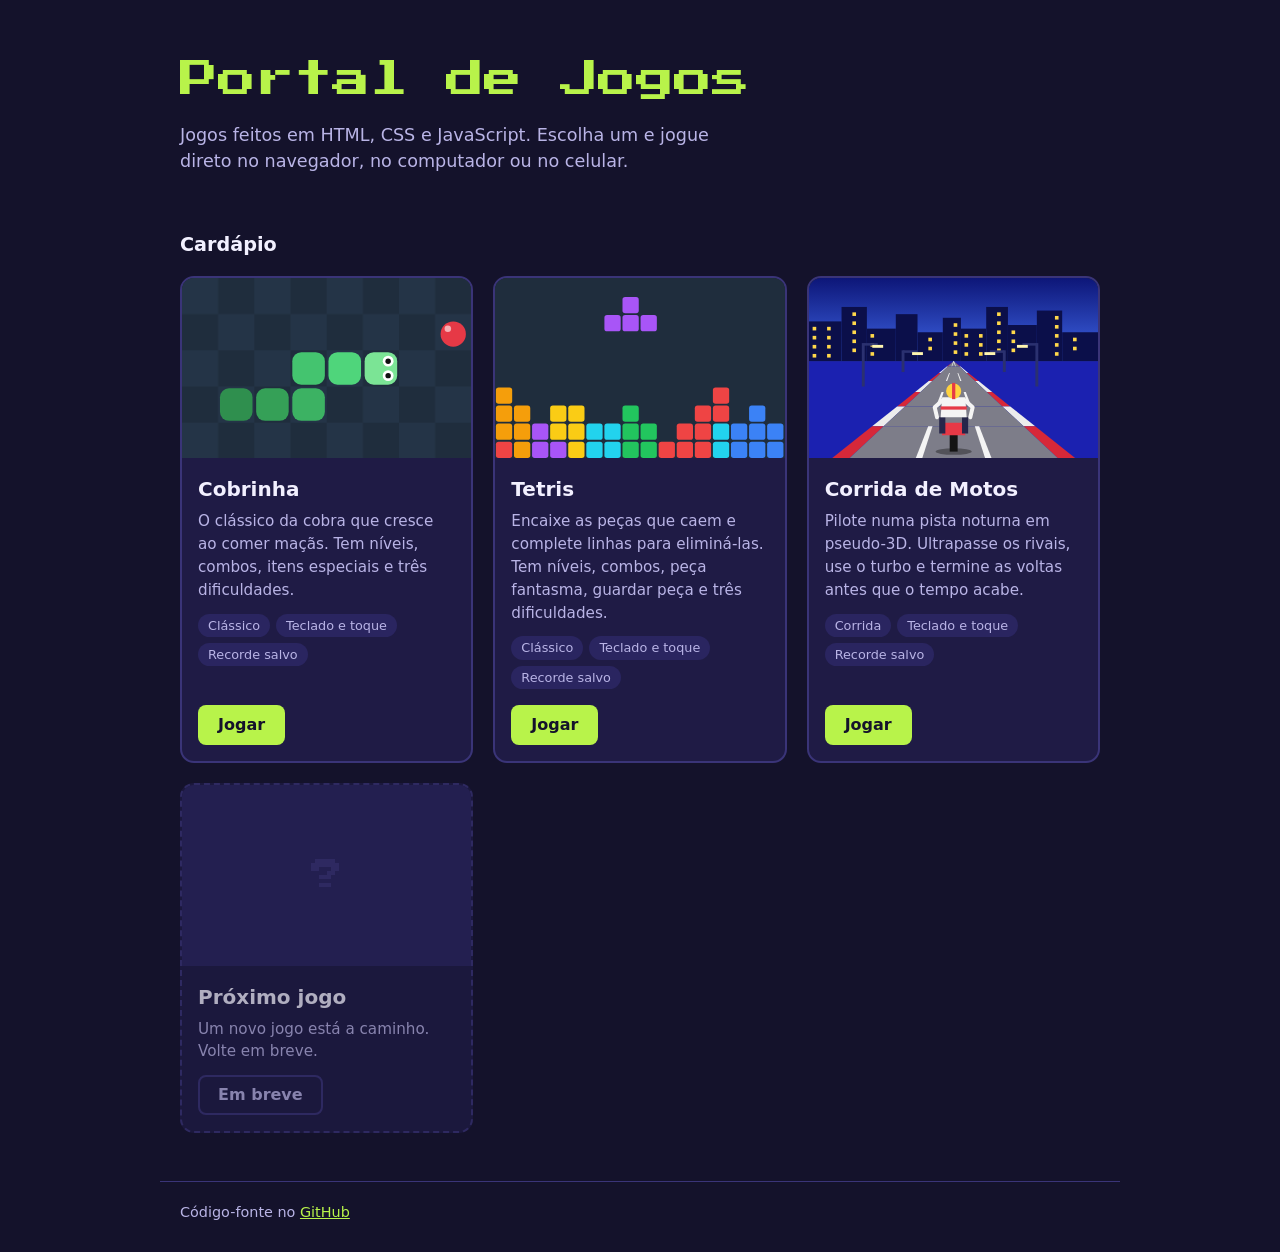
<file: index.html>
<!DOCTYPE html>
<html lang="pt-br">
    <head>
        <meta charset="UTF-8">
        <meta name="viewport" content="width=device-width, initial-scale=1.0">
        <meta name="description" content="Portal de jogos feitos em HTML, CSS e JavaScript. Escolha um jogo e jogue direto no navegador.">
        <title>Portal de Jogos</title>

        <!-- Fonte só do título. Se não carregar, o navegador usa "monospace". -->
        <link rel="preconnect" href="https://fonts.googleapis.com">
        <link rel="preconnect" href="https://fonts.gstatic.com" crossorigin>
        <link href="https://fonts.googleapis.com/css2?family=Press+Start+2P&display=swap" rel="stylesheet">

        <style>
            /* =========================================
               PORTAL DE JOGOS - estilos da página inicial
               ========================================= */

            :root {
                --fundo: #14122b;
                --superficie: #1f1b45;
                --superficie-clara: #2a2560;
                --borda: #3a3478;
                --texto: #f2f0ff;
                --texto-suave: #b9b4e6;
                --destaque: #b8f34a;      /* verde da cobrinha */
                --destaque-texto: #14122b;
            }

            * {
                box-sizing: border-box;
            }

            body {
                margin: 0;
                min-height: 100vh;
                display: flex;
                flex-direction: column;
                background-color: var(--fundo);
                color: var(--texto);
                font-family: system-ui, -apple-system, 'Segoe UI', Roboto, Arial, sans-serif;
                line-height: 1.5;
            }

            /* ---------- TOPO ---------- */
            .topo,
            main,
            .rodape {
                width: 100%;
                max-width: 960px;
                margin: 0 auto;
                padding-left: 20px;
                padding-right: 20px;
            }

            .topo {
                padding-top: 56px;
                padding-bottom: 24px;
            }

            .topo h1 {
                margin: 0 0 16px;
                font-family: 'Press Start 2P', monospace;
                font-size: clamp(1.4rem, 5vw, 2.4rem);
                line-height: 1.3;
                font-weight: normal;
                color: var(--destaque);
            }

            .topo p {
                margin: 0;
                max-width: 52ch;
                font-size: 1.1rem;
                color: var(--texto-suave);
            }

            /* ---------- CARDÁPIO ---------- */
            main {
                flex: 1;
                padding-bottom: 48px;
            }

            .titulo-secao {
                margin: 32px 0 16px;
                font-size: 1.2rem;
                color: var(--texto);
            }

            .cardapio {
                list-style: none;
                margin: 0;
                padding: 0;
                display: grid;
                grid-template-columns: repeat(auto-fill, minmax(260px, 1fr));
                gap: 20px;
            }

            .jogo {
                display: flex;
                flex-direction: column;
                height: 100%;
                overflow: hidden;
                background-color: var(--superficie);
                border: 2px solid var(--borda);
                border-radius: 14px;
                color: inherit;
                text-decoration: none;
                transition: transform 0.15s ease, border-color 0.15s ease;
            }

            a.jogo:hover {
                transform: translateY(-4px);
                border-color: var(--destaque);
            }

            a.jogo:focus-visible {
                outline: 3px solid var(--destaque);
                outline-offset: 3px;
            }

            .miniatura {
                display: block;
                width: 100%;
                aspect-ratio: 16 / 10;
                background-color: #1f2d3d;
            }

            .jogo-corpo {
                display: flex;
                flex-direction: column;
                flex: 1;
                padding: 16px;
            }

            .jogo-corpo h3 {
                margin: 0 0 6px;
                font-size: 1.25rem;
            }

            .jogo-corpo p {
                margin: 0 0 12px;
                color: var(--texto-suave);
                font-size: 0.95rem;
            }

            .etiquetas {
                list-style: none;
                margin: 0 0 16px;
                padding: 0;
                display: flex;
                flex-wrap: wrap;
                gap: 6px;
            }

            .etiquetas li {
                padding: 2px 10px;
                border-radius: 999px;
                background-color: var(--superficie-clara);
                font-size: 0.8rem;
                color: var(--texto-suave);
            }

            /* botão "Jogar" fica sempre no pé do card */
            .jogar {
                margin-top: auto;
                align-self: flex-start;
                padding: 8px 20px;
                border-radius: 8px;
                background-color: var(--destaque);
                color: var(--destaque-texto);
                font-weight: bold;
            }

            /* ---------- CARD "EM BREVE" ---------- */
            .jogo.em-breve {
                border-style: dashed;
                opacity: 0.7;
            }

            .miniatura.vazia {
                display: flex;
                align-items: center;
                justify-content: center;
                background-color: var(--superficie-clara);
                font-family: 'Press Start 2P', monospace;
                font-size: 2rem;
                color: var(--borda);
            }

            .em-breve .jogar {
                background-color: transparent;
                border: 2px solid var(--borda);
                color: var(--texto-suave);
                padding: 6px 18px;
            }

            /* ---------- RODAPÉ ---------- */
            .rodape {
                padding-top: 20px;
                padding-bottom: 28px;
                border-top: 1px solid var(--borda);
                font-size: 0.9rem;
                color: var(--texto-suave);
            }

            .rodape p {
                margin: 0;
            }

            .rodape a {
                color: var(--destaque);
            }

            /* ---------- ACESSIBILIDADE ---------- */
            @media (prefers-reduced-motion: reduce) {
                .jogo {
                    transition: none;
                }
                a.jogo:hover {
                    transform: none;
                }
            }

            @media (max-width: 600px) {
                .topo {
                    padding-top: 36px;
                }
            }
        </style>
    </head>
    <body>

        <header class="topo">
            <h1>Portal de Jogos</h1>
            <p>Jogos feitos em HTML, CSS e JavaScript. Escolha um e jogue direto no navegador, no computador ou no celular.</p>
        </header>

        <main>
            <h2 class="titulo-secao">Cardápio</h2>

            <ul class="cardapio">

                <!-- ===== JOGO: COBRINHA ===== -->
                <li>
                    <a class="jogo" href="jogos/cobrinha/">
                        <svg class="miniatura" viewBox="0 0 160 100" aria-hidden="true" focusable="false">
                            <defs>
                                <pattern id="xadrez" width="40" height="40" patternUnits="userSpaceOnUse">
                                    <rect width="40" height="40" fill="#1f2d3d"/>
                                    <rect width="20" height="20" fill="#243447"/>
                                    <rect x="20" y="20" width="20" height="20" fill="#243447"/>
                                </pattern>
                            </defs>
                            <rect width="160" height="100" fill="url(#xadrez)"/>

                            <!-- corpo da cobra -->
                            <rect x="21" y="61" width="18" height="18" rx="5" fill="#2f8f4e"/>
                            <rect x="41" y="61" width="18" height="18" rx="5" fill="#35a057"/>
                            <rect x="61" y="61" width="18" height="18" rx="5" fill="#3cb263"/>
                            <rect x="61" y="41" width="18" height="18" rx="5" fill="#44c46f"/>
                            <rect x="81" y="41" width="18" height="18" rx="5" fill="#4fd57b"/>
                            <!-- cabeça -->
                            <rect x="101" y="41" width="18" height="18" rx="5" fill="#7be495"/>
                            <circle cx="114" cy="46" r="3" fill="#fff"/><circle cx="114" cy="46" r="1.5" fill="#111"/>
                            <circle cx="114" cy="54" r="3" fill="#fff"/><circle cx="114" cy="54" r="1.5" fill="#111"/>

                            <!-- maçã -->
                            <circle cx="150" cy="31" r="7" fill="#e63946"/>
                            <circle cx="147" cy="28" r="1.8" fill="rgba(255,255,255,0.6)"/>
                        </svg>

                        <div class="jogo-corpo">
                            <h3>Cobrinha</h3>
                            <p>O clássico da cobra que cresce ao comer maçãs. Tem níveis, combos, itens especiais e três dificuldades.</p>
                            <ul class="etiquetas">
                                <li>Clássico</li>
                                <li>Teclado e toque</li>
                                <li>Recorde salvo</li>
                            </ul>
                            <span class="jogar">Jogar</span>
                        </div>
                    </a>
                </li>

                <!-- ===== JOGO: TETRIS ===== -->
                <li>
                    <a class="jogo" href="jogos/tetris/">
                        <svg class="miniatura" viewBox="0 0 160 100" aria-hidden="true" focusable="false">
                            <rect width="160" height="100" fill="#1f2d3d"/>
                            <rect x="70.5" y="10.5" width="9" height="9" rx="1.5" fill="#a855f7"/>
                            <rect x="60.5" y="20.5" width="9" height="9" rx="1.5" fill="#a855f7"/>
                            <rect x="70.5" y="20.5" width="9" height="9" rx="1.5" fill="#a855f7"/>
                            <rect x="80.5" y="20.5" width="9" height="9" rx="1.5" fill="#a855f7"/>
                            <rect x="0.5" y="60.5" width="9" height="9" rx="1.5" fill="#f59e0b"/>
                            <rect x="120.5" y="60.5" width="9" height="9" rx="1.5" fill="#ef4444"/>
                            <rect x="0.5" y="70.5" width="9" height="9" rx="1.5" fill="#f59e0b"/>
                            <rect x="10.5" y="70.5" width="9" height="9" rx="1.5" fill="#f59e0b"/>
                            <rect x="30.5" y="70.5" width="9" height="9" rx="1.5" fill="#facc15"/>
                            <rect x="40.5" y="70.5" width="9" height="9" rx="1.5" fill="#facc15"/>
                            <rect x="70.5" y="70.5" width="9" height="9" rx="1.5" fill="#22c55e"/>
                            <rect x="110.5" y="70.5" width="9" height="9" rx="1.5" fill="#ef4444"/>
                            <rect x="120.5" y="70.5" width="9" height="9" rx="1.5" fill="#ef4444"/>
                            <rect x="140.5" y="70.5" width="9" height="9" rx="1.5" fill="#3b82f6"/>
                            <rect x="0.5" y="80.5" width="9" height="9" rx="1.5" fill="#f59e0b"/>
                            <rect x="10.5" y="80.5" width="9" height="9" rx="1.5" fill="#f59e0b"/>
                            <rect x="20.5" y="80.5" width="9" height="9" rx="1.5" fill="#a855f7"/>
                            <rect x="30.5" y="80.5" width="9" height="9" rx="1.5" fill="#facc15"/>
                            <rect x="40.5" y="80.5" width="9" height="9" rx="1.5" fill="#facc15"/>
                            <rect x="50.5" y="80.5" width="9" height="9" rx="1.5" fill="#22d3ee"/>
                            <rect x="60.5" y="80.5" width="9" height="9" rx="1.5" fill="#22d3ee"/>
                            <rect x="70.5" y="80.5" width="9" height="9" rx="1.5" fill="#22c55e"/>
                            <rect x="80.5" y="80.5" width="9" height="9" rx="1.5" fill="#22c55e"/>
                            <rect x="100.5" y="80.5" width="9" height="9" rx="1.5" fill="#ef4444"/>
                            <rect x="110.5" y="80.5" width="9" height="9" rx="1.5" fill="#ef4444"/>
                            <rect x="120.5" y="80.5" width="9" height="9" rx="1.5" fill="#22d3ee"/>
                            <rect x="130.5" y="80.5" width="9" height="9" rx="1.5" fill="#3b82f6"/>
                            <rect x="140.5" y="80.5" width="9" height="9" rx="1.5" fill="#3b82f6"/>
                            <rect x="150.5" y="80.5" width="9" height="9" rx="1.5" fill="#3b82f6"/>
                            <rect x="0.5" y="90.5" width="9" height="9" rx="1.5" fill="#ef4444"/>
                            <rect x="10.5" y="90.5" width="9" height="9" rx="1.5" fill="#f59e0b"/>
                            <rect x="20.5" y="90.5" width="9" height="9" rx="1.5" fill="#a855f7"/>
                            <rect x="30.5" y="90.5" width="9" height="9" rx="1.5" fill="#a855f7"/>
                            <rect x="40.5" y="90.5" width="9" height="9" rx="1.5" fill="#facc15"/>
                            <rect x="50.5" y="90.5" width="9" height="9" rx="1.5" fill="#22d3ee"/>
                            <rect x="60.5" y="90.5" width="9" height="9" rx="1.5" fill="#22d3ee"/>
                            <rect x="70.5" y="90.5" width="9" height="9" rx="1.5" fill="#22c55e"/>
                            <rect x="80.5" y="90.5" width="9" height="9" rx="1.5" fill="#22c55e"/>
                            <rect x="90.5" y="90.5" width="9" height="9" rx="1.5" fill="#ef4444"/>
                            <rect x="100.5" y="90.5" width="9" height="9" rx="1.5" fill="#ef4444"/>
                            <rect x="110.5" y="90.5" width="9" height="9" rx="1.5" fill="#ef4444"/>
                            <rect x="120.5" y="90.5" width="9" height="9" rx="1.5" fill="#22d3ee"/>
                            <rect x="130.5" y="90.5" width="9" height="9" rx="1.5" fill="#3b82f6"/>
                            <rect x="140.5" y="90.5" width="9" height="9" rx="1.5" fill="#3b82f6"/>
                            <rect x="150.5" y="90.5" width="9" height="9" rx="1.5" fill="#3b82f6"/>
                        </svg>

                        <div class="jogo-corpo">
                            <h3>Tetris</h3>
                            <p>Encaixe as peças que caem e complete linhas para eliminá-las. Tem níveis, combos, peça fantasma, guardar peça e três dificuldades.</p>
                            <ul class="etiquetas">
                                <li>Clássico</li>
                                <li>Teclado e toque</li>
                                <li>Recorde salvo</li>
                            </ul>
                            <span class="jogar">Jogar</span>
                        </div>
                    </a>
                </li>

                <!-- ===== JOGO: CORRIDA DE MOTOS ===== -->
                <li>
                    <a class="jogo" href="jogos/motos/">
                        <svg class="miniatura" viewBox="0 0 160 100" aria-hidden="true" focusable="false">
                            <defs>
                                <linearGradient id="ceuMotos" x1="0" y1="0" x2="0" y2="1">
                                    <stop offset="0" stop-color="#0d1678"/>
                                    <stop offset="1" stop-color="#3f66e8"/>
                                </linearGradient>
                            </defs>
                            <rect width="160" height="46" fill="url(#ceuMotos)"/>
                                                        <rect x="0" y="24" width="18" height="22" fill="#0b0f4a"/>
                            <rect x="2" y="27" width="2" height="2" fill="#ffd84a"/>
                            <rect x="10" y="27" width="2" height="2" fill="#ffd84a"/>
                            <rect x="2" y="32" width="2" height="2" fill="#ffd84a"/>
                            <rect x="10" y="32" width="2" height="2" fill="#ffd84a"/>
                            <rect x="2" y="37" width="2" height="2" fill="#ffd84a"/>
                            <rect x="10" y="37" width="2" height="2" fill="#ffd84a"/>
                            <rect x="2" y="42" width="2" height="2" fill="#ffd84a"/>
                            <rect x="10" y="42" width="2" height="2" fill="#ffd84a"/>
                            <rect x="18" y="16" width="14" height="30" fill="#0b0f4a"/>
                            <rect x="24" y="19" width="2" height="2" fill="#ffd84a"/>
                            <rect x="24" y="24" width="2" height="2" fill="#ffd84a"/>
                            <rect x="24" y="29" width="2" height="2" fill="#ffd84a"/>
                            <rect x="24" y="34" width="2" height="2" fill="#ffd84a"/>
                            <rect x="24" y="39" width="2" height="2" fill="#ffd84a"/>
                            <rect x="32" y="28" width="16" height="18" fill="#0b0f4a"/>
                            <rect x="34" y="31" width="2" height="2" fill="#ffd84a"/>
                            <rect x="34" y="36" width="2" height="2" fill="#ffd84a"/>
                            <rect x="34" y="41" width="2" height="2" fill="#ffd84a"/>
                            <rect x="48" y="20" width="12" height="26" fill="#0b0f4a"/>
                            <rect x="60" y="30" width="14" height="16" fill="#0b0f4a"/>
                            <rect x="66" y="33" width="2" height="2" fill="#ffd84a"/>
                            <rect x="66" y="38" width="2" height="2" fill="#ffd84a"/>
                            <rect x="74" y="22" width="10" height="24" fill="#0b0f4a"/>
                            <rect x="80" y="25" width="2" height="2" fill="#ffd84a"/>
                            <rect x="80" y="30" width="2" height="2" fill="#ffd84a"/>
                            <rect x="80" y="35" width="2" height="2" fill="#ffd84a"/>
                            <rect x="80" y="40" width="2" height="2" fill="#ffd84a"/>
                            <rect x="84" y="28" width="14" height="18" fill="#0b0f4a"/>
                            <rect x="86" y="31" width="2" height="2" fill="#ffd84a"/>
                            <rect x="94" y="31" width="2" height="2" fill="#ffd84a"/>
                            <rect x="86" y="36" width="2" height="2" fill="#ffd84a"/>
                            <rect x="94" y="36" width="2" height="2" fill="#ffd84a"/>
                            <rect x="86" y="41" width="2" height="2" fill="#ffd84a"/>
                            <rect x="94" y="41" width="2" height="2" fill="#ffd84a"/>
                            <rect x="98" y="16" width="12" height="30" fill="#0b0f4a"/>
                            <rect x="104" y="19" width="2" height="2" fill="#ffd84a"/>
                            <rect x="104" y="24" width="2" height="2" fill="#ffd84a"/>
                            <rect x="104" y="29" width="2" height="2" fill="#ffd84a"/>
                            <rect x="104" y="34" width="2" height="2" fill="#ffd84a"/>
                            <rect x="104" y="39" width="2" height="2" fill="#ffd84a"/>
                            <rect x="110" y="26" width="16" height="20" fill="#0b0f4a"/>
                            <rect x="112" y="29" width="2" height="2" fill="#ffd84a"/>
                            <rect x="112" y="34" width="2" height="2" fill="#ffd84a"/>
                            <rect x="112" y="39" width="2" height="2" fill="#ffd84a"/>
                            <rect x="126" y="18" width="14" height="28" fill="#0b0f4a"/>
                            <rect x="136" y="21" width="2" height="2" fill="#ffd84a"/>
                            <rect x="136" y="26" width="2" height="2" fill="#ffd84a"/>
                            <rect x="136" y="31" width="2" height="2" fill="#ffd84a"/>
                            <rect x="136" y="36" width="2" height="2" fill="#ffd84a"/>
                            <rect x="136" y="41" width="2" height="2" fill="#ffd84a"/>
                            <rect x="140" y="30" width="20" height="16" fill="#0b0f4a"/>
                            <rect x="146" y="33" width="2" height="2" fill="#ffd84a"/>
                            <rect x="146" y="38" width="2" height="2" fill="#ffd84a"/>
                                                        <rect x="0" y="46" width="160" height="54" fill="#1b21b0"/>
                            <polygon points="80.0,46 80.0,46 76.8,49 76.2,49" fill="#d62839"/>
                            <polygon points="80.0,46 80.0,46 83.8,49 83.2,49" fill="#d62839"/>
                            <polygon points="80.0,46 80.0,46 83.2,49 76.8,49" fill="#7d7d89"/>
                            <polygon points="79.8,46 80.2,46 79.1,49 78.8,49" fill="#f4f4f4"/>
                            <polygon points="79.8,46 80.2,46 81.2,49 80.9,49" fill="#f4f4f4"/>
                            <polygon points="76.2,49 76.8,49 73.0,52.5 71.9,52.5" fill="#ececec"/>
                            <polygon points="83.2,49 83.8,49 88.1,52.5 87.0,52.5" fill="#ececec"/>
                            <polygon points="76.8,49 83.2,49 87.0,52.5 73.0,52.5" fill="#7d7d89"/>
                            <polygon points="71.9,52.5 73.0,52.5 68.2,57 66.2,57" fill="#d62839"/>
                            <polygon points="87.0,52.5 88.1,52.5 93.8,57 91.8,57" fill="#d62839"/>
                            <polygon points="73.0,52.5 87.0,52.5 91.8,57 68.2,57" fill="#7d7d89"/>
                            <polygon points="77.5,52.5 77.9,52.5 76.4,57 75.7,57" fill="#f4f4f4"/>
                            <polygon points="82.1,52.5 82.5,52.5 84.3,57 83.6,57" fill="#f4f4f4"/>
                            <polygon points="66.2,57 68.2,57 61.7,63 58.7,63" fill="#ececec"/>
                            <polygon points="91.8,57 93.8,57 101.3,63 98.3,63" fill="#ececec"/>
                            <polygon points="68.2,57 91.8,57 98.3,63 61.7,63" fill="#7d7d89"/>
                            <polygon points="58.7,63 61.7,63 53.1,71 48.7,71" fill="#d62839"/>
                            <polygon points="98.3,63 101.3,63 111.3,71 106.9,71" fill="#d62839"/>
                            <polygon points="61.7,63 98.3,63 106.9,71 53.1,71" fill="#7d7d89"/>
                            <polygon points="73.3,63 74.5,63 71.9,71 70.2,71" fill="#f4f4f4"/>
                            <polygon points="85.5,63 86.7,63 89.8,71 88.1,71" fill="#f4f4f4"/>
                            <polygon points="48.7,71 53.1,71 41.3,82 34.9,82" fill="#ececec"/>
                            <polygon points="106.9,71 111.3,71 125.1,82 118.7,82" fill="#ececec"/>
                            <polygon points="53.1,71 106.9,71 118.7,82 41.3,82" fill="#7d7d89"/>
                            <polygon points="34.9,82 41.3,82 22.0,100 12.3,100" fill="#d62839"/>
                            <polygon points="118.7,82 125.1,82 147.7,100 138.0,100" fill="#d62839"/>
                            <polygon points="41.3,82 118.7,82 138.0,100 22.0,100" fill="#7d7d89"/>
                            <polygon points="65.9,82 68.3,82 62.5,100 58.9,100" fill="#f4f4f4"/>
                            <polygon points="91.7,82 94.1,82 101.1,100 97.5,100" fill="#f4f4f4"/>
                            <rect x="29.2" y="36" width="1.6" height="24" fill="#2b3170"/>
                            <rect x="30" y="36" width="8" height="1.4" fill="#2b3170"/>
                            <rect x="35" y="37" width="6" height="1.6" fill="#fff6b0"/>
                            <rect x="125.2" y="36" width="1.6" height="24" fill="#2b3170"/>
                            <rect x="118" y="36" width="8" height="1.4" fill="#2b3170"/>
                            <rect x="115" y="37" width="6" height="1.6" fill="#fff6b0"/>
                            <rect x="51.2" y="40" width="1.6" height="12" fill="#2b3170"/>
                            <rect x="52" y="40" width="8" height="1.4" fill="#2b3170"/>
                            <rect x="57" y="41" width="6" height="1.6" fill="#fff6b0"/>
                            <rect x="107.2" y="40" width="1.6" height="12" fill="#2b3170"/>
                            <rect x="100" y="40" width="8" height="1.4" fill="#2b3170"/>
                            <rect x="97" y="41" width="6" height="1.6" fill="#fff6b0"/>
                            
<ellipse cx="80" cy="96" rx="10" ry="1.8" fill="rgba(0,0,0,0.35)"/>
<rect x="77.8" y="85" width="4.4" height="11" fill="#141414"/>
<polygon points="73.5,87 86.5,87 85,80 75,80" fill="#e63946"/>
<rect x="72" y="77" width="3.4" height="9" fill="#26264a"/>
<rect x="84.6" y="77" width="3.4" height="9" fill="#26264a"/>
<polygon points="72.8,77 87.2,77 86.4,66 73.6,66" fill="#f4f4f4"/>
<rect x="72.8" y="71" width="14.4" height="1.8" fill="#e63946"/>
<polyline points="74,67.5 69.5,71.5 70.8,77" fill="none" stroke="#f4f4f4" stroke-width="2.2" stroke-linecap="round" stroke-linejoin="round"/>
<polyline points="86,67.5 90.5,71.5 89.2,77" fill="none" stroke="#f4f4f4" stroke-width="2.2" stroke-linecap="round" stroke-linejoin="round"/>
<circle cx="80" cy="62.5" r="4.2" fill="#ffd23f"/>
<rect x="79.1" y="58" width="1.8" height="9" fill="#e63946"/>

                        </svg>

                        <div class="jogo-corpo">
                            <h3>Corrida de Motos</h3>
                            <p>Pilote numa pista noturna em pseudo-3D. Ultrapasse os rivais, use o turbo e termine as voltas antes que o tempo acabe.</p>
                            <ul class="etiquetas">
                                <li>Corrida</li>
                                <li>Teclado e toque</li>
                                <li>Recorde salvo</li>
                            </ul>
                            <span class="jogar">Jogar</span>
                        </div>
                    </a>
                </li>
                

                <!-- ===== PRÓXIMO JOGO (reservado) =====
                     Para publicar um novo jogo:
                     1. crie a pasta jogos/nome-do-jogo/ com o index.html dele;
                     2. copie o bloco <li> do jogo acima e troque título, texto e o href;
                     3. apague este bloco de "Em breve" quando não precisar mais dele. -->
                <li>
                    <div class="jogo em-breve" aria-disabled="true">
                        <div class="miniatura vazia" aria-hidden="true">?</div>
                        <div class="jogo-corpo">
                            <h3>Próximo jogo</h3>
                            <p>Um novo jogo está a caminho. Volte em breve.</p>
                            <span class="jogar">Em breve</span>
                        </div>
                    </div>
                </li>

            </ul>
        </main>

        <footer class="rodape">
            <p>
                Código-fonte no
                <a href="https://github.com/SEU-USUARIO/SEU-REPOSITORIO">GitHub</a>
            </p>
        </footer>

    </body>
</html>
</file>
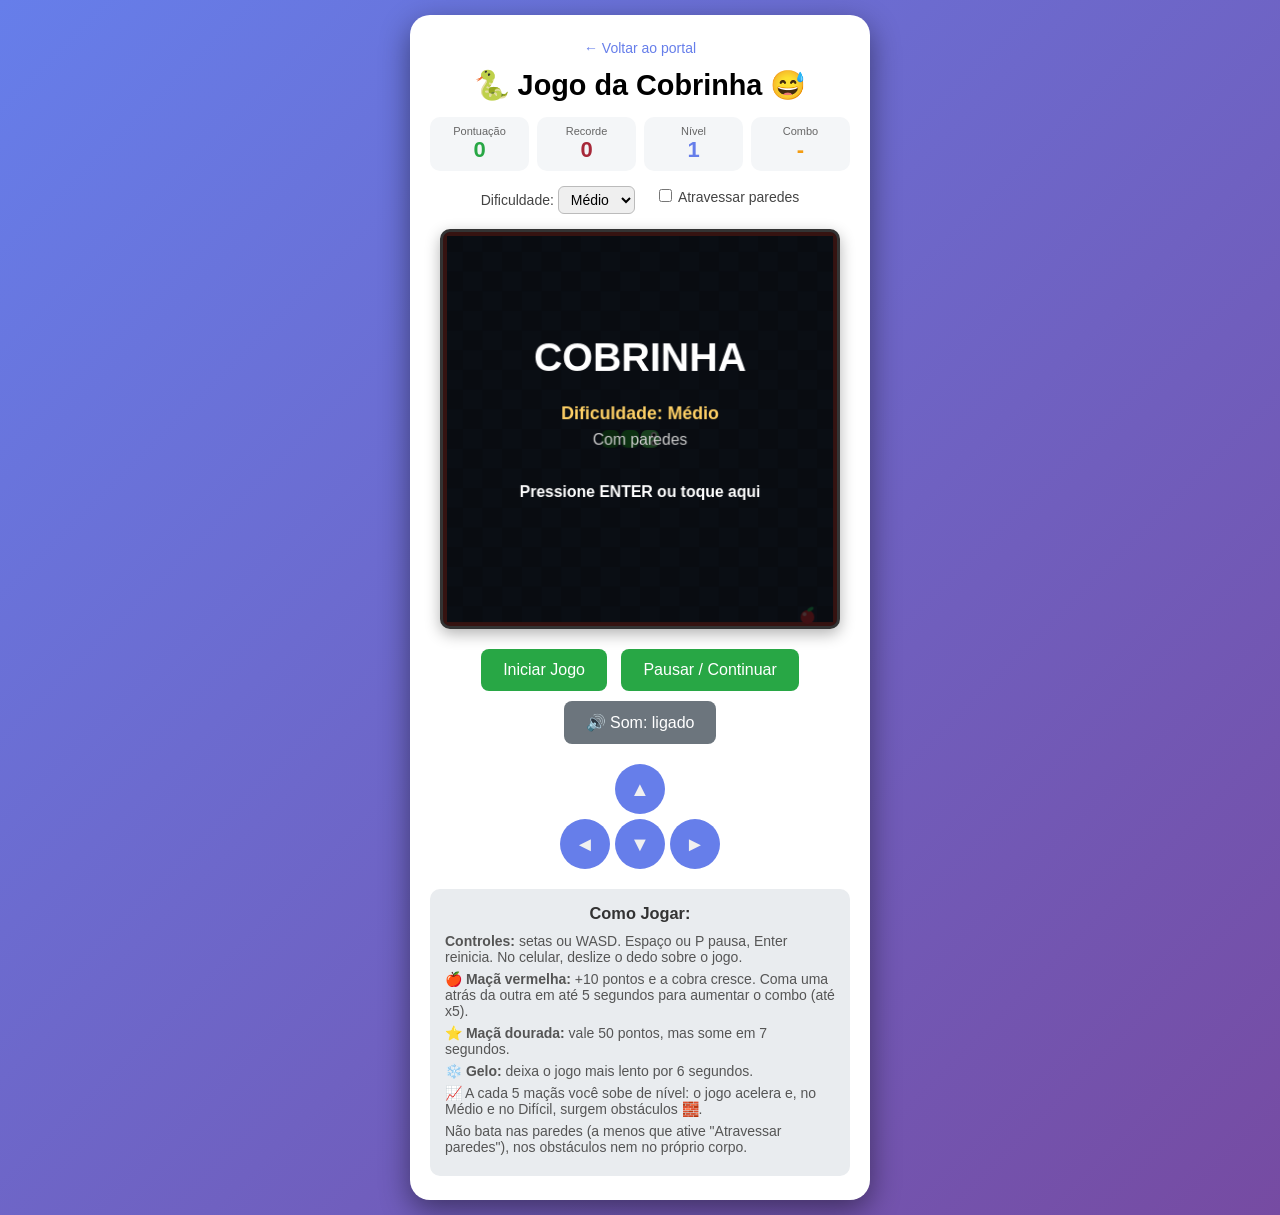
<file: jogos/cobrinha/index.html>
<!DOCTYPE html>

<html lang="pt-br">
    <head>
        <meta charset="UTF-8">
        <meta name="viewport" content="width=device-width, initial-scale=1.0">
        <!--
        <meta viewport>: importante para sites que funcionam em celular.
        width=device-width -> a largura da página acompanha a do dispositivo.
        initial-scale=1    -> sem zoom automático ao abrir a página.
        -->
        <title>Jogo da Cobrinha</title>

        <link rel="stylesheet" href="style.css">
    </head>
    <body>

        <div class="container">
            <a class="voltar" href="../../">&larr; Voltar ao portal</a>
            <h1>&#128013; Jogo da Cobrinha &#128517;</h1>

            <div class="info">
                <div class="card pontuacao">
                    <span class="rotulo">Pontuação</span>
                    <span class="valor" id="pontos">0</span>
                </div>
                <div class="card recorde">
                    <span class="rotulo">Recorde</span>
                    <span class="valor" id="recorde">0</span>
                </div>
                <div class="card nivel">
                    <span class="rotulo">Nível</span>
                    <span class="valor" id="nivel">1</span>
                </div>
                <div class="card combo">
                    <span class="rotulo">Combo</span>
                    <span class="valor" id="combo">-</span>
                </div>
            </div>

            <div class="config">
                <label>
                    Dificuldade:
                    <select id="dificuldade">
                        <option value="facil">Fácil</option>
                        <option value="medio" selected>Médio</option>
                        <option value="dificil">Difícil</option>
                    </select>
                </label>
                <label>
                    <input type="checkbox" id="atravessar">
                    Atravessar paredes
                </label>
            </div>

            <canvas id="canvas" width="400" height="400"></canvas>

            <div class="controles">
                <button id="btnIniciar">Iniciar Jogo</button>
                <button id="btnPausar">Pausar / Continuar</button>
                <button id="btnSom" class="secundario">&#128266; Som: ligado</button>
            </div>

            <div class="teclas">
                <div class="tecla vazio"></div>
                <button class="tecla" data-dir="cima"     aria-label="Cima">&#9650;</button>
                <div class="tecla vazio"></div>
                <button class="tecla" data-dir="esquerda" aria-label="Esquerda">&#9668;</button>
                <button class="tecla" data-dir="baixo"    aria-label="Baixo">&#9660;</button>
                <button class="tecla" data-dir="direita"  aria-label="Direita">&#9658;</button>
            </div>

            <div class="instrucoes">
                <h3>Como Jogar:</h3>
                <p><strong>Controles:</strong> setas ou WASD. Espaço ou P pausa, Enter reinicia. No celular, deslize o dedo sobre o jogo.</p>
                <p>&#127822; <strong>Maçã vermelha:</strong> +10 pontos e a cobra cresce. Coma uma atrás da outra em até 5 segundos para aumentar o combo (até x5).</p>
                <p>&#11088; <strong>Maçã dourada:</strong> vale 50 pontos, mas some em 7 segundos.</p>
                <p>&#10052;&#65039; <strong>Gelo:</strong> deixa o jogo mais lento por 6 segundos.</p>
                <p>&#128200; A cada 5 maçãs você sobe de nível: o jogo acelera e, no Médio e no Difícil, surgem obstáculos &#129521;.</p>
                <p>Não bata nas paredes (a menos que ative "Atravessar paredes"), nos obstáculos nem no próprio corpo.</p>
            </div>
        </div>

        <script src="script.js"></script>

    </body>
</html>
</file>
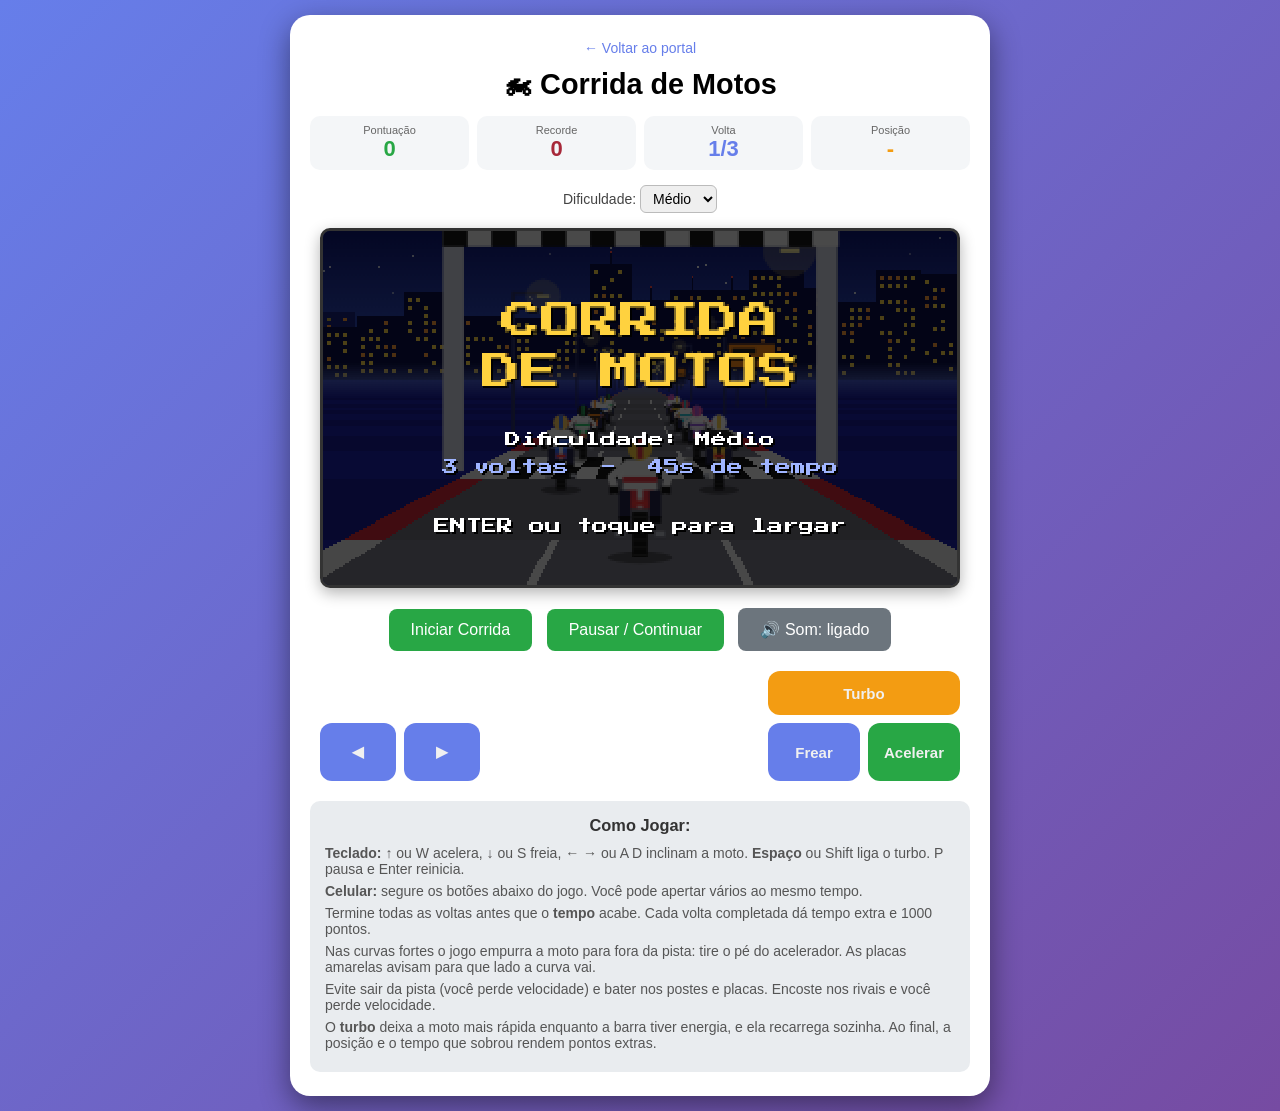
<file: jogos/motos/index.html>
<!DOCTYPE html>

<html lang="pt-br">
    <head>
        <meta charset="UTF-8">
        <meta name="viewport" content="width=device-width, initial-scale=1.0">
        <title>Corrida de Motos</title>

        <!-- Fonte retrô usada no texto dentro do jogo. Sem internet, o navegador usa "monospace". -->
        <link rel="preconnect" href="https://fonts.googleapis.com">
        <link rel="preconnect" href="https://fonts.gstatic.com" crossorigin>
        <link href="https://fonts.googleapis.com/css2?family=Press+Start+2P&display=swap" rel="stylesheet">

        <link rel="stylesheet" href="style.css">
    </head>
    <body>

        <div class="container">
            <a class="voltar" href="../../">&larr; Voltar ao portal</a>
            <h1>&#127949; Corrida de Motos</h1>

            <div class="info">
                <div class="card pontuacao">
                    <span class="rotulo">Pontuação</span>
                    <span class="valor" id="pontos">0</span>
                </div>
                <div class="card recorde">
                    <span class="rotulo">Recorde</span>
                    <span class="valor" id="recorde">0</span>
                </div>
                <div class="card volta">
                    <span class="rotulo">Volta</span>
                    <span class="valor" id="volta">1/3</span>
                </div>
                <div class="card posicao">
                    <span class="rotulo">Posição</span>
                    <span class="valor" id="posicao">-</span>
                </div>
            </div>

            <div class="config">
                <label>
                    Dificuldade:
                    <select id="dificuldade">
                        <option value="facil">Fácil</option>
                        <option value="medio" selected>Médio</option>
                        <option value="dificil">Difícil</option>
                    </select>
                </label>
            </div>

            <canvas id="canvas" width="320" height="180"></canvas>

            <div class="controles">
                <button id="btnIniciar">Iniciar Corrida</button>
                <button id="btnPausar">Pausar / Continuar</button>
                <button id="btnSom" class="secundario">&#128266; Som: ligado</button>
            </div>

            <div class="toque">
                <div class="grupo">
                    <button class="tecla" data-tecla="esquerda" aria-label="Esquerda">&#9664;</button>
                    <button class="tecla" data-tecla="direita"  aria-label="Direita">&#9654;</button>
                </div>
                <div class="grupo">
                    <button class="tecla turbo" data-tecla="turbo">Turbo</button>
                    <button class="tecla" data-tecla="frear">Frear</button>
                    <button class="tecla acelerar" data-tecla="acelerar">Acelerar</button>
                </div>
            </div>

            <div class="instrucoes">
                <h3>Como Jogar:</h3>
                <p><strong>Teclado:</strong> &uarr; ou W acelera, &darr; ou S freia, &larr; &rarr; ou A D inclinam a moto. <strong>Espaço</strong> ou Shift liga o turbo. P pausa e Enter reinicia.</p>
                <p><strong>Celular:</strong> segure os botões abaixo do jogo. Você pode apertar vários ao mesmo tempo.</p>
                <p>Termine todas as voltas antes que o <strong>tempo</strong> acabe. Cada volta completada dá tempo extra e 1000 pontos.</p>
                <p>Nas curvas fortes o jogo empurra a moto para fora da pista: tire o pé do acelerador. As placas amarelas avisam para que lado a curva vai.</p>
                <p>Evite sair da pista (você perde velocidade) e bater nos postes e placas. Encoste nos rivais e você perde velocidade.</p>
                <p>O <strong>turbo</strong> deixa a moto mais rápida enquanto a barra tiver energia, e ela recarrega sozinha. Ao final, a posição e o tempo que sobrou rendem pontos extras.</p>
            </div>
        </div>

        <script src="script.js"></script>

    </body>
</html>
</file>
<file: jogos/cobrinha/style.css>
* {
    box-sizing: border-box;
}

body {
    margin: 0;
    padding: 15px;
    min-height: 100vh;
    font-family: 'Segoe UI', Arial, sans-serif;
    background: linear-gradient(135deg, #667eea, #764ba2);
    display: flex;
    justify-content: center;
    align-items: flex-start;
}

.container {
    width: 100%;
    max-width: 460px;
    text-align: center;
    background-color: rgb(255, 255, 255);
    padding: 24px 20px;
    border-radius: 20px;
    box-shadow: 0px 10px 30px rgba(0, 0, 0, 0.45);
}

h1 {
    margin: 0 0 15px;
    font-size: 1.8em;
}

/* ---------- PAINEL DE INFORMAÇÕES ---------- */
.info {
    display: grid;
    grid-template-columns: repeat(4, 1fr);
    gap: 8px;
}

.card {
    background-color: #f4f6f8;
    border-radius: 10px;
    padding: 8px 4px;
    display: flex;
    flex-direction: column;
}

.card .rotulo {
    font-size: 11px;
    color: #666;
}

.card .valor {
    font-size: 22px;
    font-weight: bold;
}

.pontuacao .valor { color: #28a745; }
.recorde   .valor { color: #a72839; }
.nivel     .valor { color: #667eea; }
.combo     .valor { color: #f39c12; }

/* ---------- CONFIGURAÇÕES ---------- */
.config {
    display: flex;
    flex-wrap: wrap;
    justify-content: center;
    gap: 10px 20px;
    margin-top: 15px;
    font-size: 14px;
    color: #444;
}

.config select {
    padding: 4px 8px;
    border-radius: 6px;
    border: 1px solid #bbb;
    font-size: 14px;
}

/* ---------- CANVAS ---------- */
#canvas {
    width: 100%;
    max-width: 400px;
    height: auto;
    aspect-ratio: 1 / 1;
    border: 3px solid #333;
    border-radius: 10px;
    background-color: #1f2d3d;
    display: block;
    margin: 15px auto;
    box-shadow: 0px 5px 15px rgba(0, 0, 0, 0.3);
    touch-action: none;   /* permite deslizar o dedo sem rolar a página */
}

/* ---------- BOTÕES ---------- */
.controles {
    margin-top: 10px;
}

button {
    font-size: 16px;
    cursor: pointer;
    background-color: #28A745;
    padding: 12px 22px;
    color: white;
    border: none;
    border-radius: 8px;
    margin: 5px;
    transition: all 0.2s ease;
}

button:hover {
    filter: brightness(1.1);
}

button:focus-visible {
    outline: 3px solid #667eea;
    outline-offset: 2px;
}

button.secundario {
    background-color: #6c757d;
}

/* ---------- TECLADO NA TELA ---------- */
.teclas {
    display: grid;
    grid-template-columns: repeat(3, 50px);
    gap: 5px;
    justify-content: center;
    margin: 15px auto;
}

.tecla {
    width: 50px;
    height: 50px;
    padding: 0;
    margin: 0;
    background-color: #667eea;
    color: #F0F0F0;
    border-radius: 45px;
    font-size: 20px;
    display: flex;
    align-items: center;
    justify-content: center;
    font-weight: bold;
    touch-action: manipulation;
    user-select: none;
}

.tecla:active {
    background-color: #a72839;
}

.tecla.vazio {
    background-color: transparent;
    cursor: default;
}

/* ---------- INSTRUÇÕES ---------- */
.instrucoes {
    margin-top: 20px;
    padding: 15px;
    background-color: #e9ecef;
    border-radius: 10px;
    font-size: 14px;
    color: #555;
    text-align: left;
}

.instrucoes h3 {
    margin: 0 0 10px;
    color: #333;
    text-align: center;
}

.instrucoes p {
    margin: 6px 0;
}

/* MEDIA QUERY - adaptação para celular */
@media (max-width: 600px){
    h1 {
        font-size: 1.5em;
    }
    .card .valor {
        font-size: 18px;
    }
    button {
        padding: 10px 16px;
        font-size: 15px;
    }
}

/* ---------- LINK DE VOLTA AO PORTAL ---------- */
.voltar {
    display: inline-block;
    margin-bottom: 12px;
    font-size: 14px;
    color: #667eea;
    text-decoration: none;
}

.voltar:hover {
    text-decoration: underline;
}
</file>
<file: jogos/motos/style.css>
* {
    box-sizing: border-box;
}

body {
    margin: 0;
    padding: 15px;
    min-height: 100vh;
    font-family: 'Segoe UI', Arial, sans-serif;
    background: linear-gradient(135deg, #667eea, #764ba2);
    display: flex;
    justify-content: center;
    align-items: flex-start;
}

.container {
    width: 100%;
    max-width: 700px;
    text-align: center;
    background-color: rgb(255, 255, 255);
    padding: 24px 20px;
    border-radius: 20px;
    box-shadow: 0px 10px 30px rgba(0, 0, 0, 0.45);
}

h1 {
    margin: 0 0 15px;
    font-size: 1.8em;
}

/* ---------- LINK DE VOLTA AO PORTAL ---------- */
.voltar {
    display: inline-block;
    margin-bottom: 12px;
    font-size: 14px;
    color: #667eea;
    text-decoration: none;
}

.voltar:hover {
    text-decoration: underline;
}

/* ---------- PAINEL DE INFORMAÇÕES ---------- */
.info {
    display: grid;
    grid-template-columns: repeat(4, 1fr);
    gap: 8px;
}

.card {
    background-color: #f4f6f8;
    border-radius: 10px;
    padding: 8px 4px;
    display: flex;
    flex-direction: column;
}

.card .rotulo {
    font-size: 11px;
    color: #666;
}

.card .valor {
    font-size: 22px;
    font-weight: bold;
}

.pontuacao .valor { color: #28a745; }
.recorde   .valor { color: #a72839; }
.volta     .valor { color: #667eea; }
.posicao   .valor { color: #f39c12; }

/* ---------- CONFIGURAÇÕES ---------- */
.config {
    display: flex;
    flex-wrap: wrap;
    justify-content: center;
    gap: 10px 20px;
    margin-top: 15px;
    font-size: 14px;
    color: #444;
}

.config select {
    padding: 4px 8px;
    border-radius: 6px;
    border: 1px solid #bbb;
    font-size: 14px;
}

/* ---------- CANVAS ---------- */
/* O jogo é desenhado em baixa resolução (320x180) e ampliado sem suavização,
   para ficar com visual de pixels, como nos jogos antigos. */
#canvas {
    display: block;
    width: 100%;
    max-width: 640px;
    height: auto;
    aspect-ratio: 16 / 9;
    margin: 15px auto;
    border: 3px solid #333;
    border-radius: 10px;
    background-color: #0b1240;
    box-shadow: 0px 5px 15px rgba(0, 0, 0, 0.3);
    image-rendering: pixelated;
    image-rendering: crisp-edges;
    touch-action: none;
}

/* ---------- BOTÕES ---------- */
.controles {
    margin-top: 10px;
}

button {
    font-size: 16px;
    cursor: pointer;
    background-color: #28A745;
    padding: 12px 22px;
    color: white;
    border: none;
    border-radius: 8px;
    margin: 5px;
    transition: all 0.2s ease;
}

button:hover {
    filter: brightness(1.1);
}

button:focus-visible {
    outline: 3px solid #667eea;
    outline-offset: 2px;
}

button.secundario {
    background-color: #6c757d;
}

/* ---------- BOTÕES NA TELA (celular) ---------- */
.toque {
    display: flex;
    justify-content: space-between;
    align-items: flex-end;
    gap: 16px;
    max-width: 640px;
    margin: 15px auto;
}

.toque .grupo {
    display: grid;
    gap: 8px;
}

.toque .grupo:first-child {
    grid-template-columns: repeat(2, 76px);
}

.toque .grupo:last-child {
    grid-template-columns: repeat(2, 92px);
}

.tecla {
    height: 58px;
    padding: 0;
    margin: 0;
    background-color: #667eea;
    color: #F0F0F0;
    border-radius: 12px;
    font-size: 15px;
    font-weight: bold;
    touch-action: none;
    user-select: none;
    -webkit-user-select: none;
    -webkit-touch-callout: none;
}

.tecla.turbo {
    grid-column: 1 / -1;
    height: 44px;
    background-color: #f39c12;
}

.tecla.acelerar {
    background-color: #28A745;
}

.tecla:active,
.tecla.ativa {
    background-color: #a72839;
    transform: scale(0.97);
}

/* ---------- INSTRUÇÕES ---------- */
.instrucoes {
    margin-top: 20px;
    padding: 15px;
    background-color: #e9ecef;
    border-radius: 10px;
    font-size: 14px;
    color: #555;
    text-align: left;
}

.instrucoes h3 {
    margin: 0 0 10px;
    color: #333;
    text-align: center;
}

.instrucoes p {
    margin: 6px 0;
}

/* MEDIA QUERY - adaptação para celular */
@media (max-width: 600px) {
    h1 {
        font-size: 1.5em;
    }
    .card .valor {
        font-size: 18px;
    }
    button {
        padding: 10px 16px;
        font-size: 15px;
    }
}
</file>
